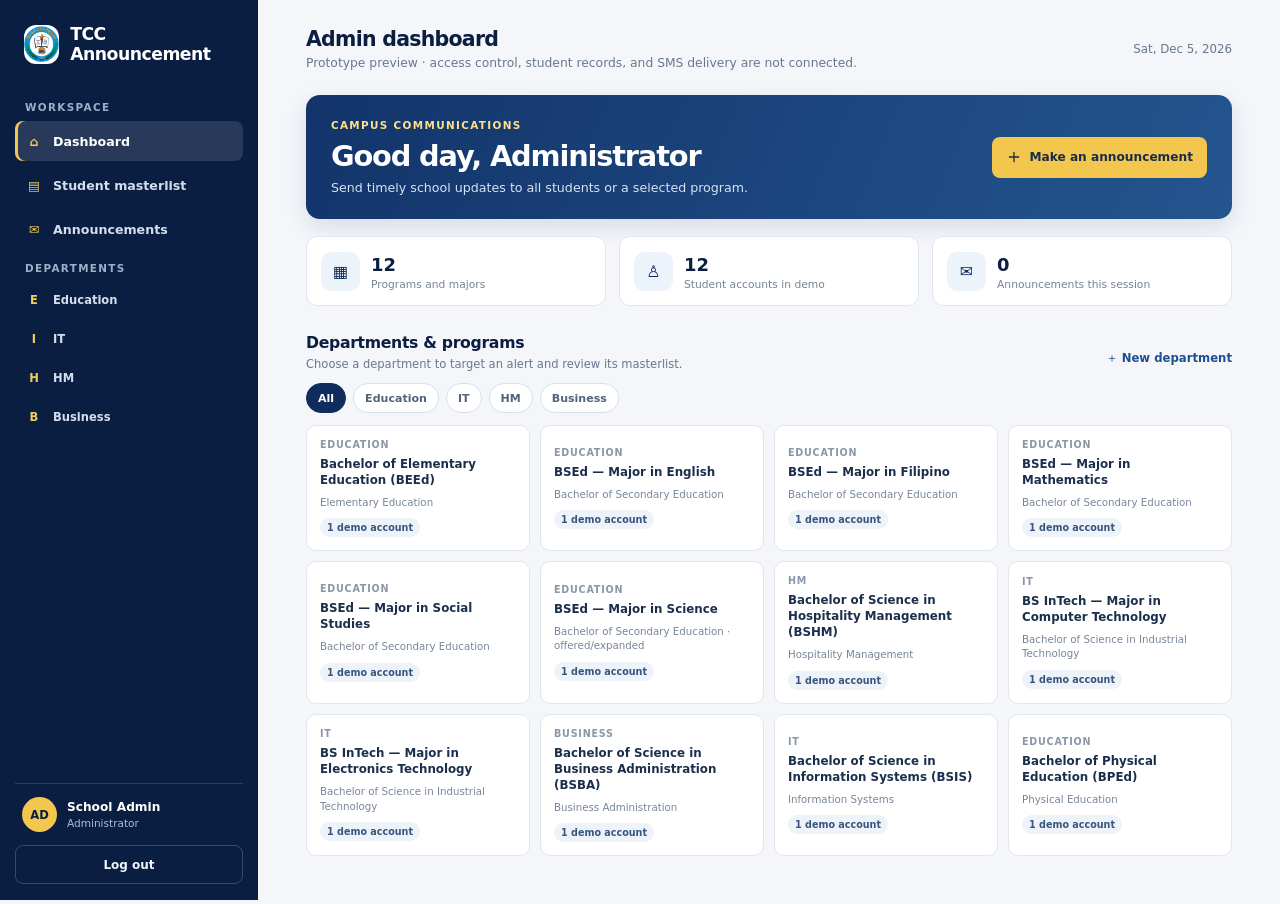
<file: admin.html>
<!DOCTYPE html>
<html lang="en">

<head>
  <meta charset="UTF-8">
  <meta name="viewport" content="width=device-width, initial-scale=1.0">
  <meta name="theme-color" content="#102c5c">
  <title>Admin Dashboard — TCC Announcement</title>
  <link rel="stylesheet" href="admin.css">
</head>

<body>
  <div class="app">
    <aside class="sidebar" aria-label="Admin sidebar">
      <a class="brand" href="#dashboard"><span class="brand-icon"><img src="src/logo.png"
            alt="Talisay City College logo"></span>TCC Announcement</a>
      <p class="nav-caption">Workspace</p>
      <nav class="nav-list" aria-label="Main navigation">
        <button class="nav-item active" type="button" data-view="dashboard"><span
            class="nav-icon">⌂</span>Dashboard</button>
        <button class="nav-item" type="button" data-view="students"><span class="nav-icon">▤</span>Student
          masterlist</button>
        <button class="nav-item" type="button" data-view="announcements"><span
            class="nav-icon">✉</span>Announcements</button>
      </nav>
      <p class="nav-caption">Departments</p>
      <nav class="nav-list dept-nav" id="sidebar-departments" aria-label="Filter by department"></nav>
      <div class="sidebar-bottom">
        <div class="admin-card"><span class="avatar">AD</span><span><strong>School
              Admin</strong><small>Administrator</small></span></div><button class="logout" id="logout-button"
          type="button">Log out</button>
      </div>
    </aside>

    <main class="main">
      <header class="topbar">
        <div>
          <h1>Admin dashboard</h1>
          <p>Prototype preview · access control, student records, and SMS delivery are not connected.</p>
        </div>
        <div class="top-actions"><span class="date-label" id="date-label"></span></div>
      </header>
      <div id="dashboard-view" class="dashboard-view">
        <section class="welcome">
          <div>
            <p class="eyebrow">Campus communications</p>
            <h2>Good day, Administrator</h2>
            <p>Send timely school updates to all students or a selected program.</p>
          </div><button class="gold-button" type="button" data-compose><svg viewBox="0 0 24 24" fill="none"
              aria-hidden="true">
              <path d="M12 5v14m-7-7h14" stroke="currentColor" stroke-width="2" stroke-linecap="round" />
            </svg>Make an announcement</button>
        </section>
        <section class="stats" aria-label="Dashboard totals">
          <article class="stat"><span class="stat-icon">▦</span><span><strong
                id="program-total">12</strong><span>Programs and majors</span></span></article>
          <article class="stat"><span class="stat-icon">♙</span><span><strong
                id="student-total">12</strong><span>Student accounts in demo</span></span></article>
          <article class="stat"><span class="stat-icon">✉</span><span><strong
                id="announcement-total">0</strong><span>Announcements this session</span></span></article>
        </section>

        <section aria-labelledby="departments-heading">
          <div class="section-heading">
            <div>
              <h2 id="departments-heading">Departments &amp; programs</h2>
              <p>Choose a department to target an alert and review its masterlist.</p>
            </div><button class="link-button" id="new-department-button" type="button">＋ New department</button>
          </div>
          <div class="filters" role="group" aria-label="Filter department cards"><button type="button"
              class="chip active" data-category="All">All</button><button type="button" class="chip"
              data-category="Education">Education</button><button type="button" class="chip"
              data-category="IT">IT</button><button type="button" class="chip" data-category="HM">HM</button><button
              type="button" class="chip" data-category="Business">Business</button></div>
          <div class="departments" id="department-grid"></div>
        </section>

      </div>
      <section class="announcements-view" id="announcements-view" hidden aria-label="Announcements">
        <section class="panel announcements-history">
          <header class="panel-heading">
            <div>
              <h2 id="recent-heading" tabindex="-1">Recent announcements</h2>
              <p>Previously composed school updates.</p>
            </div><button class="gold-button" type="button" data-compose>New announcement</button>
          </header>
          <div class="recent-list" id="recent-list">
            <p class="empty">No announcements yet. Create one to see it listed here.</p>
          </div>
        </section>
      </section>

      <section class="students-view" id="students-view" hidden aria-labelledby="students-heading">
        <div class="section-heading">
          <div>
            <h2 id="students-heading">Student masterlist</h2>
            <p>Search, select, and manage accounts for a department.</p>
          </div><button class="link-button" id="new-department-from-roster" type="button">＋ New department</button>
        </div>
        <div class="table-toolbar">
          <div class="toolbar-left"><select id="roster-department" aria-label="Select department"></select><input
              id="student-search" type="search" placeholder="Search name or student ID"
              aria-label="Search student accounts"></div>
          <div class="toolbar-right"><span class="selection-count" id="selection-count">0 selected</span><button
              class="danger-button" id="delete-selected" type="button" disabled>Delete selected</button></div>
        </div>
        <div class="table-wrap">
          <table>
            <thead>
              <tr>
                <th><input id="select-all" type="checkbox" aria-label="Select all visible student accounts"></th>
                <th>Student</th>
                <th>Username</th>
                <th>Department / program</th>
                <th>Contact number</th>
                <th>Action</th>
              </tr>
            </thead>
            <tbody id="student-rows"></tbody>
          </table>
          <div class="no-results" id="no-students" hidden>No student accounts match this filter.</div>
        </div>
      </section>
    </main>
  </div>

  <dialog class="dialog" id="department-dialog" aria-labelledby="dialog-title">
    <div class="dialog-inner">
      <header class="dialog-top">
        <div>
          <h2 id="dialog-title">Add a department</h2>
          <p>Add a department or program to this prototype.</p>
        </div><button class="close-dialog" id="close-dialog" type="button" aria-label="Close dialog">×</button>
      </header>
      <form class="dialog-form" id="department-form"><label for="new-department-name">Department or program name<input
            id="new-department-name" name="name" type="text" maxlength="80"
            placeholder="e.g. Bachelor of Science in Nursing" required></label><label
          for="new-department-category">Department group<select id="new-department-category" name="category">
            <option>Education</option>
            <option>IT</option>
            <option>HM</option>
            <option>Business</option>
            <option>Other</option>
          </select></label>
        <div class="dialog-actions"><button class="button-outline" id="cancel-dialog"
            type="button">Cancel</button><button class="gold-button" type="submit">Add department</button></div>
      </form>
    </div>
  </dialog>
  <dialog class="dialog announcement-dialog" id="announcement-dialog" aria-labelledby="announcement-dialog-title">
    <div class="dialog-inner">
      <header class="dialog-top">
        <div>
          <h2 id="announcement-dialog-title">New announcement</h2>
          <p>Choose an audience and write your message.</p>
        </div>
        <button class="close-dialog" id="close-announcement-dialog" type="button" aria-label="Close dialog">×</button>
      </header>
      <form class="composer" id="announcement-form">
        <label for="announcement-title">Title<input id="announcement-title" name="title" type="text" maxlength="90"
            placeholder="e.g. Campus event schedule update" required></label>
        <label for="announcement-message">Message<textarea id="announcement-message" name="message" maxlength="500"
            placeholder="Write your announcement for students…" required></textarea></label>
        <div class="composer-row">
          <label for="announcement-type">Type of event<select id="announcement-type" name="type">
              <option value="info">Info</option>
              <option value="event">Event</option>
              <option value="critical">Critical</option>
            </select></label>
          <label for="announcement-target">Send to<select id="announcement-target" name="target"></select></label>
        </div>
        <span class="target-badge" id="target-badge">All departments</span>
        <button class="dispatch" type="submit">Dispatch announcement</button>
        <p class="prototype-note">Prototype only: this creates a preview. It does not send SMS until a backend and SMS
          provider are connected.</p>
      </form>
    </div>
  </dialog>
  <div class="toast" id="toast" role="status" aria-live="polite" hidden></div>

  <script src="admin.js" defer></script>
</body>

</html>
</file>
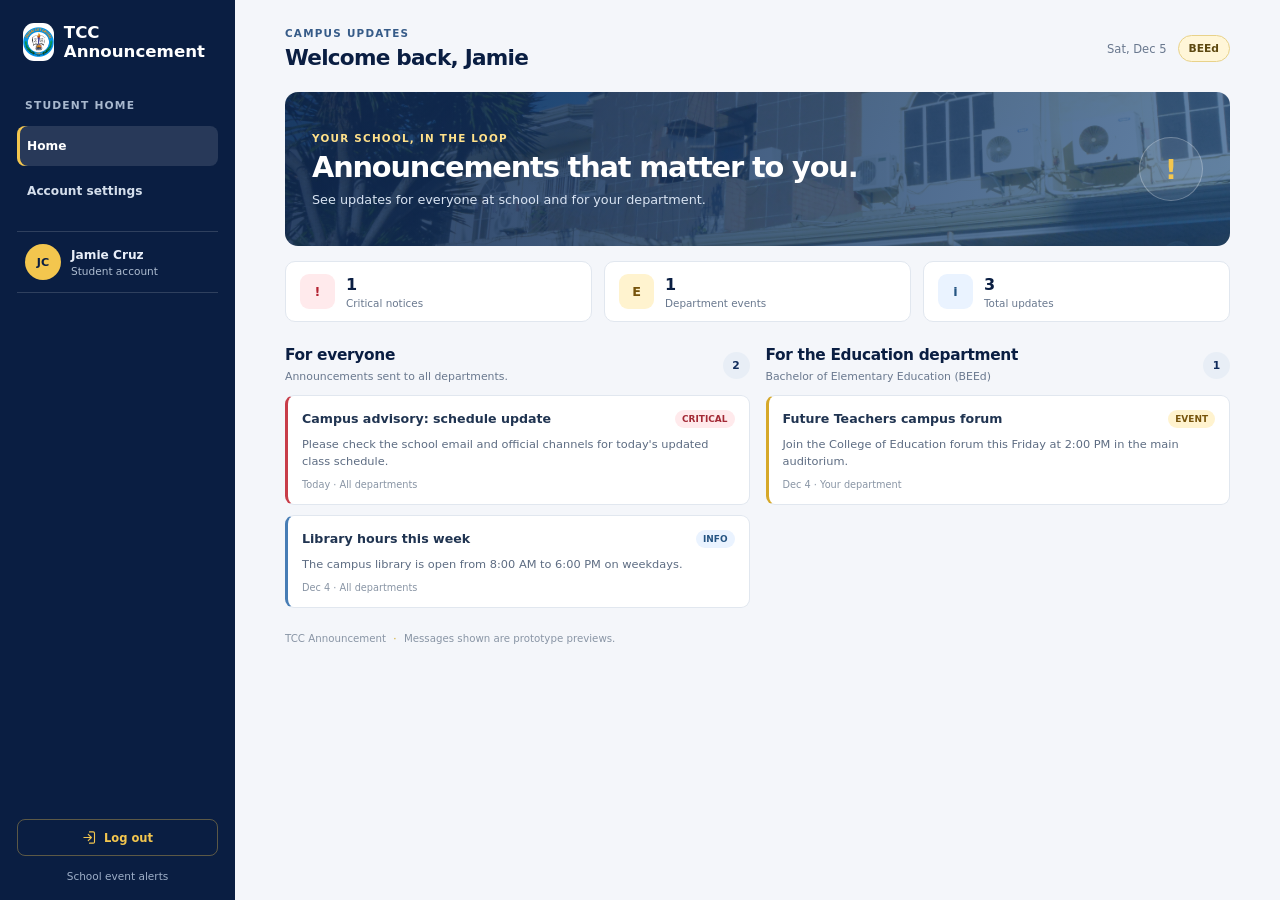
<file: student.html>
<!DOCTYPE html>
<html lang="en">

<head>
  <meta charset="UTF-8">
  <meta name="viewport" content="width=device-width, initial-scale=1.0">
  <meta name="theme-color" content="#102c5c">
  <title>Student Home — TCC Announcement</title>
  <link rel="stylesheet" href="student.css">
  <script src="student.js" defer></script>
</head>

<body>
  <div class="student-layout">
    <aside class="sidebar" id="student-sidebar" aria-label="Student account">
      <a class="brand" href="#home"><span class="brand-mark"><img src="src/logo.png"
            alt="Talisay City College logo"></span><span>TCC Announcement</span></a>
      <p class="sidebar-caption">Student home</p>
      <nav class="sidebar-nav" aria-label="Student pages">
        <button class="sidebar-nav-item active" type="button" data-page="home">Home</button>
        <button class="sidebar-nav-item" type="button" data-page="settings">Account settings</button>
      </nav>
      <div class="student-card"><span class="avatar" id="student-avatar">JC</span>
        <div><strong id="student-name">Jamie Cruz</strong><small>Student account</small></div>
      </div>
      <div class="sidebar-bottom"><a class="logout" href="index.html" aria-label="Log out" title="Log out"><svg
            viewBox="0 0 24 24" fill="none" aria-hidden="true">
            <path d="M10 17l5-5-5-5m5 5H3m9-9h6a2 2 0 0 1 2 2v14a2 2 0 0 1-2 2h-6" stroke="currentColor"
              stroke-width="1.8" stroke-linecap="round" stroke-linejoin="round" />
          </svg><span class="logout-label">Log out</span></a>
        <p>School event alerts</p>
      </div>
    </aside>

    <main class="main" id="home">
      <header class="mobile-menu-header"><button class="mobile-menu-toggle" id="mobile-menu-toggle" type="button"
          aria-label="Open navigation" aria-controls="student-sidebar" aria-expanded="false"
          title="Open navigation"><svg viewBox="0 0 24 24" fill="none" aria-hidden="true">
            <path d="M4 6h16M4 12h16M4 18h16" stroke="currentColor" stroke-width="1.8" stroke-linecap="round" />
          </svg></button><span class="mobile-menu-brand"><img src="src/logo.png"
            alt="Talisay City College logo"><span>TCC Announcement</span></span></header>
      <div class="home-view" id="home-view">
        <header class="topbar">
          <div>
            <p class="eyebrow">Campus updates</p>
            <h1>Welcome back, Jamie</h1>
          </div>
          <div class="topbar-right"><span id="today-date"></span><span class="program-pill">BEEd</span></div>
        </header>
        <section class="welcome">
          <div>
            <p class="eyebrow">Your school, in the loop</p>
            <h2>Announcements that matter to you.</h2>
            <p>See updates for everyone at school and for your department.</p>
          </div><span class="welcome-icon" aria-hidden="true">!</span>
        </section>
        <section class="summary" aria-label="Your announcements">
          <article><span class="summary-icon critical">!</span>
            <div><strong id="critical-count">0</strong><small>Critical notices</small></div>
          </article>
          <article><span class="summary-icon event">E</span>
            <div><strong id="event-count">0</strong><small>Department events</small></div>
          </article>
          <article><span class="summary-icon info">i</span>
            <div><strong id="announcement-count">0</strong><small>Total updates</small></div>
          </article>
        </section>

        <div class="feed-layout">
          <section class="feed-section" aria-labelledby="all-heading">
            <header class="section-heading">
              <div>
                <h2 id="all-heading">For everyone</h2>
                <p>Announcements sent to all departments.</p>
              </div><span class="section-count" id="all-count">0</span>
            </header>
            <div class="feed" id="all-feed"></div>
          </section>
          <section class="feed-section" aria-labelledby="department-heading">
            <header class="section-heading">
              <div>
                <h2 id="department-heading">For the Education department</h2>
                <p id="department-label">Bachelor of Elementary Education (BEEd)</p>
              </div><span class="section-count" id="department-count">0</span>
            </header>
            <div class="feed" id="department-feed"></div>
          </section>
        </div>
        <footer class="footer-note">TCC Announcement <span aria-hidden="true">·</span> Messages shown are prototype
          previews.
        </footer>
      </div>
      <section class="settings-view" id="settings-view" aria-labelledby="settings-title" hidden>
        <header class="settings-heading">
          <p class="eyebrow">Student account</p>
          <h1 id="settings-title">Account settings</h1>
          <p>Update the name and phone number associated with this demo profile.</p>
        </header>
        <form class="settings-form" id="account-settings-form">
          <div class="settings-fields">
            <label for="profile-name">Full name<input id="profile-name" name="name" type="text" autocomplete="name"
                maxlength="80" required></label>
            <label for="profile-phone">Phone number<input id="profile-phone" name="phone" type="tel" autocomplete="tel"
                inputmode="tel" placeholder="+63 912 345 6789" required></label>
          </div>
          <p class="settings-note">Phone changes are saved in this browser only. Real phone verification is not
            connected.</p>
          <div class="settings-actions"><button class="save-button" type="submit">Save changes</button></div>
          <p class="settings-status" id="settings-status" role="status" aria-live="polite"></p>
        </form>
        <section class="delete-section" aria-labelledby="delete-heading">
          <div>
            <h2 id="delete-heading">Delete account</h2>
            <p>Remove this demo profile from this browser and return to the login page.</p>
          </div><button class="delete-button" id="open-delete-dialog" type="button">Delete account</button>
        </section>
        <footer class="footer-note">TCC Announcement <span aria-hidden="true">·</span> Account settings are
          prototype-only.
        </footer>
      </section>
    </main>
  </div>
  <dialog class="confirm-dialog" id="delete-dialog" aria-labelledby="delete-dialog-title">
    <form method="dialog" class="confirm-content">
      <h2 id="delete-dialog-title">Delete this demo account?</h2>
      <p>This removes the saved demo name and phone from this browser. It will not delete a real TCC Announcement
        account.</p>
      <div class="confirm-actions"><button class="cancel-button" value="cancel">Keep account</button><button
          class="delete-button" id="confirm-delete" type="button">Delete demo account</button></div>
    </form>
  </dialog>
</body>

</html>
</file>
<file: admin.css>
:root {
  font-family: Inter, ui-sans-serif, system-ui, -apple-system, "Segoe UI", sans-serif;
  color: #17243b;
  background: #f4f6fa;
  font-synthesis: none;
  --navy: #102c5c;
  --navy-dark: #0a1e42;
  --blue: #1d4f91;
  --gold: #f3c64e;
  --muted: #69788e;
  --line: #e1e7ef;
  --surface: #fff;
  --canvas: #f4f6fa;
  --red: #b42332;
  --green: #147a52
}

* {
  box-sizing: border-box
}

body {
  margin: 0;
  min-width: 320px;
  min-height: 100vh
}

button,
input,
textarea,
select {
  font: inherit
}

button {
  cursor: pointer
}

button:focus-visible,
input:focus-visible,
textarea:focus-visible,
select:focus-visible,
a:focus-visible {
  outline: 3px solid rgba(243, 198, 78, .8);
  outline-offset: 2px
}

.app {
  min-height: 100vh;
  display: grid;
  grid-template-columns: 258px minmax(0, 1fr)
}

.sidebar {
  position: sticky;
  top: 0;
  height: 100vh;
  display: flex;
  flex-direction: column;
  overflow: auto;
  padding: 22px 15px 16px;
  color: #e8eef8;
  background: var(--navy-dark)
}

.brand {
  display: flex;
  align-items: center;
  gap: 11px;
  padding: 2px 9px 24px;
  color: white;
  text-decoration: none;
  font-size: 1.08rem;
  font-weight: 850;
  letter-spacing: -.03em
}

.brand-icon {
  display: grid;
  width: 39px;
  height: 39px;
  place-items: center;
  overflow: hidden;
  border-radius: 12px;
  color: var(--navy-dark);
  background: #fff
}

.brand-icon img {
  display: block;
  width: 100%;
  height: 100%;
  object-fit: contain
}

.nav-caption {
  margin: 13px 10px 8px;
  color: #9eafc8;
  font-size: .65rem;
  font-weight: 800;
  letter-spacing: .13em;
  text-transform: uppercase
}

.nav-list {
  display: grid;
  gap: 4px
}

.nav-item {
  display: flex;
  min-height: 40px;
  align-items: center;
  gap: 10px;
  padding: 0 10px;
  border: 0;
  border-radius: 8px;
  color: #d5dfec;
  background: transparent;
  font-size: .79rem;
  font-weight: 650;
  text-align: left
}

.nav-item:hover,
.nav-item.active {
  color: #fff;
  background: rgba(255, 255, 255, .12)
}

.nav-item.active {
  box-shadow: inset 3px 0 var(--gold)
}

.nav-icon {
  width: 18px;
  color: #f3cb5e;
  text-align: center
}

.dept-nav {
  max-height: 34vh;
  overflow: auto
}

.dept-nav .nav-item {
  min-height: 35px;
  font-size: .72rem
}

.sidebar-bottom {
  margin-top: auto;
  padding-top: 13px
}

.admin-card {
  display: flex;
  align-items: center;
  gap: 10px;
  padding: 13px 7px;
  border-top: 1px solid rgba(255, 255, 255, .14)
}

.avatar {
  display: grid;
  width: 35px;
  height: 35px;
  place-items: center;
  border-radius: 50%;
  color: var(--navy-dark);
  background: var(--gold);
  font-size: .72rem;
  font-weight: 850
}

.admin-card strong,
.admin-card small {
  display: block
}

.admin-card strong {
  font-size: .76rem;
  color: white
}

.admin-card small {
  margin-top: 3px;
  color: #aebdd1;
  font-size: .66rem
}

.logout {
  width: 100%;
  min-height: 39px;
  border: 1px solid rgba(255, 255, 255, .19);
  border-radius: 8px;
  color: #f1f5fa;
  background: transparent;
  font-size: .75rem;
  font-weight: 750
}

.logout:hover {
  background: rgba(255, 255, 255, .1)
}

.main {
  min-width: 0;
  padding: 27px clamp(18px, 3.8vw, 48px) 48px
}

.topbar {
  display: flex;
  align-items: center;
  justify-content: space-between;
  gap: 16px;
  margin-bottom: 25px
}

.topbar h1 {
  margin: 0;
  color: var(--navy-dark);
  font-size: 1.28rem;
  letter-spacing: -.035em
}

.topbar p {
  margin: 5px 0 0;
  color: var(--muted);
  font-size: .77rem
}

.top-actions {
  display: flex;
  align-items: center;
  gap: 10px
}

.date-label {
  color: var(--muted);
  font-size: .74rem
}

.button-outline {
  min-height: 37px;
  padding: 0 12px;
  border: 1px solid #d5deea;
  border-radius: 8px;
  color: var(--navy);
  background: #fff;
  font-size: .74rem;
  font-weight: 750
}

.button-outline:hover {
  background: #f1f5fa
}

.welcome {
  display: flex;
  align-items: center;
  justify-content: space-between;
  gap: 20px;
  padding: 24px 25px;
  border-radius: 14px;
  color: #fff;
  background: linear-gradient(112deg, #12346a, #24558e);
  box-shadow: 0 8px 22px rgba(16, 44, 92, .12)
}

.eyebrow {
  margin: 0 0 8px;
  color: #ffe18a;
  font-size: .65rem;
  font-weight: 850;
  letter-spacing: .13em;
  text-transform: uppercase
}

.welcome h2 {
  margin: 0;
  font-size: clamp(1.35rem, 2.4vw, 1.8rem);
  letter-spacing: -.04em
}

.welcome p:not(.eyebrow) {
  margin: 7px 0 0;
  color: #d9e3f1;
  font-size: .79rem
}

.gold-button {
  display: inline-flex;
  min-height: 41px;
  align-items: center;
  justify-content: center;
  gap: 7px;
  padding: 0 14px;
  border: 0;
  border-radius: 8px;
  color: #182d4e;
  background: var(--gold);
  font-size: .76rem;
  font-weight: 850;
  white-space: nowrap
}

.gold-button:hover {
  background: #ffda69
}

.gold-button svg {
  width: 16px;
  height: 16px
}

.stats {
  display: grid;
  grid-template-columns: repeat(3, minmax(0, 1fr));
  gap: 13px;
  margin: 17px 0 27px
}

.stat {
  display: flex;
  align-items: center;
  gap: 11px;
  padding: 14px;
  border: 1px solid var(--line);
  border-radius: 11px;
  background: white
}

.stat-icon {
  display: grid;
  width: 39px;
  height: 39px;
  flex: 0 0 auto;
  place-items: center;
  border-radius: 10px;
  color: var(--navy);
  background: #edf3fb;
  font-size: 1rem
}

.stat strong {
  display: block;
  color: var(--navy-dark);
  font-size: 1.12rem
}

.stat span:last-child {
  display: block;
  margin-top: 3px;
  color: #758399;
  font-size: .67rem
}

.section-heading {
  display: flex;
  align-items: end;
  justify-content: space-between;
  gap: 14px;
  margin: 0 0 12px
}

.section-heading h2 {
  margin: 0;
  color: var(--navy-dark);
  font-size: .98rem;
  letter-spacing: -.02em
}

.section-heading p {
  margin: 5px 0 0;
  color: var(--muted);
  font-size: .72rem
}

.link-button {
  padding: 5px 0;
  border: 0;
  color: var(--blue);
  background: transparent;
  font-size: .73rem;
  font-weight: 800
}

.filters {
  display: flex;
  flex-wrap: wrap;
  gap: 7px;
  margin-bottom: 12px
}

.chip {
  min-height: 30px;
  padding: 0 11px;
  border: 1px solid #d7e0eb;
  border-radius: 99px;
  color: #52637a;
  background: white;
  font-size: .69rem;
  font-weight: 750
}

.chip:hover,
.chip.active {
  border-color: var(--navy);
  color: #fff;
  background: var(--navy)
}

.departments {
  display: grid;
  grid-template-columns: repeat(4, minmax(0, 1fr));
  gap: 10px
}

.dept-card {
  min-width: 0;
  padding: 13px;
  border: 1px solid var(--line);
  border-radius: 10px;
  background: white;
  text-align: left;
  transition: transform .15s, border-color .15s, box-shadow .15s
}

.dept-card:hover,
.dept-card.selected {
  transform: translateY(-1px);
  border-color: #9bb0ce;
  box-shadow: 0 5px 14px rgba(24, 52, 91, .08)
}

.dept-card.selected {
  outline: 2px solid rgba(243, 198, 78, .8)
}

.dept-category {
  display: block;
  margin-bottom: 7px;
  color: #8a97a9;
  font-size: .6rem;
  font-weight: 850;
  letter-spacing: .08em;
  text-transform: uppercase
}

.dept-card strong {
  display: block;
  color: #1b2f4d;
  font-size: .74rem;
  line-height: 1.35
}

.dept-card small {
  display: block;
  margin-top: 6px;
  color: #77859a;
  font-size: .64rem;
  line-height: 1.4
}

.dept-card .count {
  display: inline-block;
  margin-top: 9px;
  padding: 4px 7px;
  border-radius: 99px;
  color: #36567f;
  background: #eef3f9;
  font-size: .6rem;
  font-weight: 750
}

.lower-grid {
  display: grid;
  grid-template-columns: minmax(0, 1.25fr) minmax(250px, .75fr);
  gap: 14px;
  margin-top: 25px
}

.panel {
  min-width: 0;
  padding: 17px;
  border: 1px solid var(--line);
  border-radius: 11px;
  background: #fff
}

.panel-heading {
  display: flex;
  align-items: start;
  justify-content: space-between;
  gap: 10px;
  margin-bottom: 14px
}

.panel h2 {
  margin: 0;
  color: var(--navy-dark);
  font-size: .94rem
}

.panel-heading p {
  margin: 5px 0 0;
  color: var(--muted);
  font-size: .7rem
}

.target-badge {
  max-width: 48%;
  overflow: hidden;
  padding: 5px 8px;
  border-radius: 99px;
  color: #31517a;
  background: #eef3f9;
  font-size: .63rem;
  font-weight: 800;
  text-overflow: ellipsis;
  white-space: nowrap
}

.composer {
  display: grid;
  gap: 11px
}

.composer label,
.dialog-form label {
  display: grid;
  gap: 6px;
  color: #34445c;
  font-size: .72rem;
  font-weight: 750
}

.composer input,
.composer textarea,
.composer select,
.dialog-form input,
.dialog-form select,
.table-toolbar input,
.table-toolbar select {
  width: 100%;
  min-height: 40px;
  padding: 9px 10px;
  border: 1px solid #cfd9e5;
  border-radius: 7px;
  outline: none;
  color: #17243b;
  background: #fff;
  font-size: .75rem
}

.composer textarea {
  min-height: 94px;
  resize: vertical;
  line-height: 1.45
}

.composer input:focus,
.composer textarea:focus,
.composer select:focus,
.table-toolbar input:focus,
.table-toolbar select:focus {
  border-color: #3569aa;
  box-shadow: 0 0 0 3px rgba(53, 105, 170, .13)
}

.composer-row {
  display: grid;
  grid-template-columns: 1fr 1fr;
  gap: 10px
}

.dispatch {
  display: flex;
  min-height: 42px;
  align-items: center;
  justify-content: center;
  gap: 8px;
  border: 0;
  border-radius: 8px;
  color: white;
  background: var(--navy);
  font-size: .75rem;
  font-weight: 800
}

.dispatch:hover {
  background: #1b427c
}

.dispatch svg {
  width: 16px
}

.prototype-note {
  margin: 0;
  color: #806a29;
  font-size: .66rem;
  line-height: 1.45
}

.recent-list {
  display: grid;
  gap: 9px
}

.empty {
  padding: 14px 10px;
  border: 1px dashed #d4deea;
  border-radius: 8px;
  color: #7a8799;
  font-size: .71rem;
  line-height: 1.4;
  text-align: center
}

.recent-item {
  padding: 10px 0;
  border-bottom: 1px solid #edf0f5
}

.recent-item:last-child {
  border-bottom: 0
}

.recent-top {
  display: flex;
  align-items: start;
  justify-content: space-between;
  gap: 8px
}

.recent-item strong {
  color: #263a57;
  font-size: .73rem
}

.recent-item p {
  margin: 5px 0;
  color: #6f7d91;
  font-size: .68rem;
  line-height: 1.4
}

.recent-item small {
  color: #8a97a9;
  font-size: .62rem
}

.badge {
  padding: 4px 6px;
  border-radius: 99px;
  font-size: .57rem;
  font-weight: 850;
  text-transform: uppercase;
  white-space: nowrap
}

.badge.info {
  color: #245482;
  background: #eaf3ff
}

.badge.event {
  color: #76530b;
  background: #fff3cf
}

.badge.critical {
  color: #a32935;
  background: #ffeaec
}

.students-view {
  margin-top: 25px;
  padding: 18px;
  border: 1px solid var(--line);
  border-radius: 11px;
  background: white
}

.students-view[hidden],
.dashboard-view[hidden] {
  display: none
}

.table-toolbar {
  display: flex;
  align-items: center;
  justify-content: space-between;
  gap: 10px;
  margin-bottom: 12px
}

.toolbar-left,
.toolbar-right {
  display: flex;
  align-items: center;
  gap: 8px
}

.table-toolbar input {
  width: min(230px, 35vw)
}

.table-toolbar select {
  width: auto;
  min-width: 160px
}

.danger-button {
  min-height: 37px;
  padding: 0 11px;
  border: 1px solid #efc3c7;
  border-radius: 7px;
  color: var(--red);
  background: #fff7f7;
  font-size: .7rem;
  font-weight: 800
}

.danger-button:hover:not(:disabled) {
  background: #ffe9eb
}

.danger-button:disabled {
  cursor: not-allowed;
  opacity: .5
}

.selection-count {
  color: #6b798e;
  font-size: .68rem;
  white-space: nowrap
}

.table-wrap {
  overflow: auto;
  border: 1px solid #e6ebf2;
  border-radius: 8px
}

table {
  width: 100%;
  border-collapse: collapse;
  white-space: nowrap
}

th,
td {
  padding: 11px 10px;
  border-bottom: 1px solid #edf0f5;
  text-align: left
}

th {
  color: #627189;
  background: #f7f9fc;
  font-size: .64rem;
  font-weight: 800
}

td {
  color: #34445c;
  font-size: .69rem
}

tbody tr:last-child td {
  border-bottom: 0
}

tbody tr:hover {
  background: #fafbfd
}

.student-name {
  color: #233754;
  font-weight: 750
}

.student-sub {
  display: block;
  margin-top: 3px;
  color: #8a97a9;
  font-size: .61rem
}

.student-actions {
  padding: 5px 8px;
  border: 1px solid #efc3c7;
  border-radius: 6px;
  color: var(--red);
  background: white;
  font-size: .65rem;
  font-weight: 750
}

.student-actions:hover {
  background: #fff1f2
}

.no-results {
  padding: 22px;
  color: #77859a;
  text-align: center;
  font-size: .74rem
}

.dialog {
  width: min(430px, calc(100% - 30px));
  padding: 0;
  border: 0;
  border-radius: 13px;
  box-shadow: 0 20px 70px rgba(10, 30, 66, .3)
}

.announcement-dialog {
  width: min(560px, calc(100% - 32px));
  max-height: calc(100vh - 32px);
  overflow: auto
}

.announcement-dialog .composer {
  gap: 12px
}

.announcement-dialog .composer textarea {
  min-height: 112px
}

.announcement-dialog .target-badge {
  max-width: 100%;
  justify-self: start
}

.dialog::backdrop {
  background: rgba(7, 22, 47, .56);
  backdrop-filter: blur(2px)
}

.dialog-inner {
  padding: 22px
}

.dialog-top {
  display: flex;
  justify-content: space-between;
  gap: 12px;
  margin-bottom: 17px
}

.dialog-top h2 {
  margin: 0;
  color: var(--navy-dark);
  font-size: 1.05rem
}

.dialog-top p {
  margin: 5px 0 0;
  color: var(--muted);
  font-size: .72rem
}

.close-dialog {
  width: 30px;
  height: 30px;
  border: 0;
  border-radius: 7px;
  color: #56667d;
  background: #f0f3f8;
  font-size: 1.1rem
}

.dialog-form {
  display: grid;
  gap: 12px
}

.dialog-actions {
  display: flex;
  justify-content: end;
  gap: 8px;
  margin-top: 4px
}

.toast {
  position: fixed;
  right: 20px;
  bottom: 18px;
  z-index: 10;
  max-width: min(420px, calc(100% - 40px));
  padding: 12px 15px;
  border: 1px solid #f0dfab;
  border-radius: 9px;
  color: #68500e;
  background: #fff9e8;
  box-shadow: 0 8px 24px rgba(19, 38, 67, .16);
  font-size: .75rem;
  line-height: 1.45
}

.toast[hidden] {
  display: none
}

@media(max-width:1100px) {
  .departments {
    grid-template-columns: repeat(3, minmax(0, 1fr))
  }

  .lower-grid {
    grid-template-columns: 1fr
  }

  .sidebar {
    width: 230px
  }

  .app {
    grid-template-columns: 230px minmax(0, 1fr)
  }
}

@media(max-width:760px) {
  .app {
    display: block
  }

  .sidebar {
    position: static;
    width: auto;
    height: auto;
    overflow: visible;
    padding: 11px 13px
  }

  .brand {
    padding: 0 4px 10px
  }

  .nav-caption,
  .sidebar-bottom {
    display: none
  }

  .nav-list {
    display: flex;
    gap: 5px;
    overflow-x: auto
  }

  .nav-item,
  .dept-nav .nav-item {
    flex: 0 0 auto;
    min-height: 34px;
    padding: 0 9px;
    font-size: .69rem
  }

  .nav-item.active {
    box-shadow: inset 0 -3px var(--gold)
  }

  .dept-nav {
    display: none
  }

  .main {
    padding: 18px 14px 35px
  }

  .topbar {
    margin-bottom: 17px
  }

  .date-label {
    display: none
  }

  .welcome {
    align-items: flex-start;
    flex-direction: column;
    padding: 19px
  }

  .stats {
    gap: 7px
  }

  .stat {
    align-items: flex-start;
    flex-direction: column;
    gap: 7px;
    padding: 10px
  }

  .stat-icon {
    width: 31px;
    height: 31px
  }

  .stat strong {
    font-size: 1rem
  }

  .stat span:last-child {
    font-size: .6rem
  }

  .departments {
    grid-template-columns: repeat(2, minmax(0, 1fr))
  }

  .table-toolbar {
    align-items: stretch;
    flex-direction: column
  }

  .toolbar-left,
  .toolbar-right {
    justify-content: space-between
  }

  .table-toolbar input {
    width: 100%
  }

  .table-toolbar select {
    width: 100%
  }
}

@media(max-width:420px) {
  .departments {
    grid-template-columns: 1fr
  }

  .stats {
    grid-template-columns: repeat(3, minmax(0, 1fr))
  }

  .stat-icon {
    display: none
  }

  .stat {
    padding: 8px
  }

  .composer-row {
    grid-template-columns: 1fr
  }

  .section-heading {
    align-items: start
  }

  .date-label {
    display: none
  }
}

@media(prefers-reduced-motion:reduce) {

  *,
  *::before,
  *::after {
    scroll-behavior: auto !important;
    transition-duration: .01ms !important
  }
}

.announcements-view[hidden] {
  display: none
}

@media (min-width: 761px) and (max-height: 850px) {
  .main {
    padding: 12px 24px
  }

  .topbar {
    margin-bottom: 12px
  }

  .welcome {
    min-height: 0;
    padding: 12px 18px
  }

  .welcome h2 {
    font-size: 1.4rem
  }

  .welcome p:not(.eyebrow) {
    margin-top: 5px;
    font-size: .73rem
  }

  .gold-button {
    min-height: 36px;
    padding: 0 11px;
    font-size: .72rem
  }

  .stats {
    gap: 8px;
    margin: 10px 0 14px
  }

  .stat {
    gap: 8px;
    padding: 8px
  }

  .stat-icon {
    width: 32px;
    height: 32px
  }

  .stat strong {
    font-size: 1rem
  }

  .section-heading {
    margin-bottom: 7px
  }

  .filters {
    gap: 5px;
    margin-bottom: 7px
  }

  .chip {
    min-height: 26px;
    padding: 0 9px
  }

  .departments {
    gap: 7px
  }

  .dept-card {
    padding: 8px
  }

  .dept-card .dept-category {
    margin-bottom: 4px
  }

  .dept-card strong {
    font-size: .69rem;
    line-height: 1.25
  }

  .dept-card small {
    display: -webkit-box;
    overflow: hidden;
    margin-top: 4px;
    font-size: .59rem;
    line-height: 1.25;
    -webkit-box-orient: vertical;
    -webkit-line-clamp: 1
  }

  .dept-card .count {
    margin-top: 5px;
    padding: 3px 6px
  }

  .announcements-history {
    margin-top: 0
  }

  .panel {
    padding: 13px
  }

  .panel-heading {
    margin-bottom: 9px
  }

  .composer {
    gap: 8px
  }

  .composer textarea {
    min-height: 68px
  }

  .composer input,
  .composer select {
    min-height: 35px;
    padding: 7px 9px
  }

  .dispatch {
    min-height: 37px
  }

  .students-view {
    margin-top: 0;
    padding: 12px
  }

  .students-view .table-wrap {
    max-height: calc(100vh - 260px);
    overflow: auto
  }
}
</file>
<file: student.css>
:root {
  font-family: Inter, ui-sans-serif, system-ui, -apple-system, "Segoe UI", sans-serif;
  color: #17243b;
  background: #f4f6fa;
  font-synthesis: none;
  --navy: #102c5c;
  --navy-dark: #0a1e42;
  --gold: #f3c64e;
  --muted: #69788e;
  --line: #e1e7ef;
  --red: #b42332
}

* {
  box-sizing: border-box
}

body {
  margin: 0;
  min-width: 320px;
  min-height: 100vh
}

a,
button {
  font: inherit
}

button {
  cursor: pointer
}

a:focus-visible,
button:focus-visible {
  outline: 3px solid rgba(243, 198, 78, .8);
  outline-offset: 2px
}

.student-layout {
  min-height: 100vh;
  display: grid;
  grid-template-columns: 235px minmax(0, 1fr)
}

.sidebar {
  position: sticky;
  top: 0;
  display: flex;
  height: 100vh;
  flex-direction: column;
  padding: 23px 17px 18px;
  color: #e8eef8;
  background: var(--navy-dark)
}

.brand {
  display: flex;
  align-items: center;
  gap: 10px;
  padding: 0 6px;
  color: #fff;
  text-decoration: none;
  font-size: 1.04rem;
  font-weight: 850
}

.brand-mark {
  display: grid;
  width: 38px;
  height: 38px;
  place-items: center;
  border-radius: 11px;
  color: var(--navy-dark);
  overflow: hidden;
  background: #fff;
  font-size: 1.1rem;
  font-weight: 900
}

.brand-mark img {
  display: block;
  width: 100%;
  height: 100%;
  object-fit: contain
}

.sidebar-caption {
  margin: 38px 8px 14px;
  color: #a8b8ce;
  font-size: .67rem;
  font-weight: 800;
  letter-spacing: .11em;
  text-transform: uppercase
}

.student-card {
  display: flex;
  align-items: center;
  gap: 10px;
  padding: 12px 8px;
  border-top: 1px solid rgba(255, 255, 255, .15);
  border-bottom: 1px solid rgba(255, 255, 255, .15)
}

.avatar {
  display: grid;
  width: 36px;
  height: 36px;
  place-items: center;
  border-radius: 50%;
  color: var(--navy-dark);
  background: var(--gold);
  font-size: .7rem;
  font-weight: 850
}

.student-card strong,
.student-card small {
  display: block
}

.student-card strong {
  font-size: .76rem
}

.student-card small {
  margin-top: 3px;
  color: #aebdd1;
  font-size: .66rem
}

.sidebar-bottom {
  margin-top: auto
}

.logout {
  display: flex;
  align-items: center;
  justify-content: center;
  gap: 7px;
  padding: 10px;
  border: 1px solid rgba(243, 198, 78, .35);
  border-radius: 8px;
  color: var(--gold);
  text-align: center;
  text-decoration: none;
  font-size: .72rem;
  font-weight: 750
}

.logout:hover {
  color: #fff;
  background: rgba(243, 198, 78, .1)
}

.logout svg {
  width: 15px;
  height: 15px;
  flex: 0 0 auto;
  color: var(--gold)
}

.sidebar-bottom p {
  margin: 14px 0 0;
  color: #9eafc8;
  font-size: .66rem;
  text-align: center
}

.main {
  width: min(100%, 1500px);
  min-width: 0;
  margin: 0 auto;
  padding: 27px clamp(18px, 4vw, 50px) 25px
}

.topbar {
  display: flex;
  align-items: center;
  justify-content: space-between;
  gap: 16px;
  margin-bottom: 22px
}

.eyebrow {
  margin: 0 0 6px;
  color: #365b88;
  font-size: .65rem;
  font-weight: 850;
  letter-spacing: .12em;
  text-transform: uppercase
}

.topbar h1 {
  margin: 0;
  color: var(--navy-dark);
  font-size: 1.35rem;
  letter-spacing: -.035em
}

.topbar-right {
  display: flex;
  align-items: center;
  gap: 11px;
  color: var(--muted);
  font-size: .72rem
}

.program-pill {
  padding: 6px 10px;
  border: 1px solid #e8d28a;
  border-radius: 99px;
  color: #5d4911;
  background: #fff6d8;
  font-size: .67rem;
  font-weight: 850
}

.welcome {
  display: flex;
  align-items: center;
  justify-content: space-between;
  gap: 20px;
  min-height: 154px;
  padding: 24px 27px;
  border-radius: 13px;
  color: #fff;
  background: linear-gradient(110deg, rgba(12, 38, 78, .88), rgba(26, 72, 124, .68)), url("src/1.jpg") center 48% / cover no-repeat
}

.welcome .eyebrow {
  color: #ffe18a
}

.welcome h2 {
  margin: 0;
  font-size: clamp(1.35rem, 2.4vw, 1.8rem);
  letter-spacing: -.04em
}

.welcome p:not(.eyebrow) {
  margin: 8px 0 0;
  color: #d8e3f2;
  font-size: .8rem
}

.welcome-icon {
  display: grid;
  width: 64px;
  height: 64px;
  flex: 0 0 auto;
  place-items: center;
  border: 1px solid rgba(255, 255, 255, .26);
  border-radius: 50%;
  color: var(--gold);
  background: rgba(255, 255, 255, .08);
  font-size: 1.65rem;
  font-weight: 800
}

.summary {
  display: grid;
  grid-template-columns: repeat(3, minmax(0, 1fr));
  gap: 12px;
  margin: 15px 0 24px
}

.summary article {
  display: flex;
  align-items: center;
  gap: 11px;
  padding: 12px 14px;
  border: 1px solid var(--line);
  border-radius: 10px;
  background: #fff
}

.summary-icon {
  display: grid;
  width: 35px;
  height: 35px;
  flex: 0 0 auto;
  place-items: center;
  border-radius: 9px;
  font-size: .8rem;
  font-weight: 900
}

.summary-icon.critical {
  color: var(--red);
  background: #ffeaec
}

.summary-icon.event {
  color: #76530b;
  background: #fff3cf
}

.summary-icon.info {
  color: #245482;
  background: #eaf3ff
}

.summary strong,
.summary small {
  display: block
}

.summary strong {
  color: var(--navy-dark);
  font-size: 1rem
}

.summary small {
  margin-top: 3px;
  color: var(--muted);
  font-size: .65rem
}

.feed-layout {
  display: grid;
  grid-template-columns: 1fr 1fr;
  align-items: start;
  gap: 16px
}

.feed-section {
  min-width: 0
}

.section-heading {
  display: flex;
  align-items: center;
  justify-content: space-between;
  gap: 10px;
  margin-bottom: 11px
}

.section-heading h2 {
  margin: 0;
  color: var(--navy-dark);
  font-size: .96rem;
  letter-spacing: -.02em
}

.section-heading p {
  margin: 5px 0 0;
  color: var(--muted);
  font-size: .68rem;
  line-height: 1.4
}

.section-count {
  display: grid;
  min-width: 27px;
  height: 27px;
  place-items: center;
  border-radius: 50%;
  color: var(--navy);
  background: #e8eef6;
  font-size: .67rem;
  font-weight: 850
}

.feed {
  display: grid;
  gap: 10px
}

.announcement {
  padding: 14px;
  border: 1px solid var(--line);
  border-left: 3px solid #477db5;
  border-radius: 9px;
  background: #fff
}

.announcement.event {
  border-left-color: #d6a829
}

.announcement.critical {
  border-left-color: #c83d49
}

.announcement-top {
  display: flex;
  align-items: flex-start;
  justify-content: space-between;
  gap: 9px
}

.announcement h3 {
  margin: 0;
  color: #203451;
  font-size: .79rem;
  line-height: 1.4
}

.kind {
  flex: 0 0 auto;
  padding: 4px 7px;
  border-radius: 99px;
  font-size: .56rem;
  font-weight: 850;
  text-transform: uppercase
}

.kind.info {
  color: #245482;
  background: #eaf3ff
}

.kind.event {
  color: #76530b;
  background: #fff3cf
}

.kind.critical {
  color: #a32935;
  background: #ffeaec
}

.announcement-body {
  margin: 8px 0 9px;
  color: #5d6c82;
  font-size: .71rem;
  line-height: 1.5;
  white-space: pre-wrap
}

.announcement-meta {
  color: #8995a5;
  font-size: .61rem
}

.empty-feed {
  padding: 23px 15px;
  border: 1px dashed #d3dce8;
  border-radius: 9px;
  color: #78869a;
  background: #fff;
  font-size: .71rem;
  line-height: 1.45;
  text-align: center
}

.footer-note {
  margin-top: 24px;
  color: #8995a5;
  font-size: .64rem
}

.footer-note span {
  padding: 0 4px;
  color: #d2a927
}

@media(max-width:850px) {
  .student-layout {
    grid-template-columns: 190px minmax(0, 1fr)
  }

  .sidebar {
    padding-right: 12px;
    padding-left: 12px
  }

  .feed-layout {
    grid-template-columns: 1fr
  }

  .main {
    padding-right: 20px;
    padding-left: 20px
  }
}

@media(max-width:620px) {
  .student-layout {
    display: grid;
    grid-template-columns: 0 minmax(0, 1fr)
  }

  .sidebar {
    position: static;
    visibility: hidden;
    height: 0;
    min-height: 0;
    align-items: center;
    overflow: hidden;
    padding: 0
  }

  .student-layout.sidebar-open {
    grid-template-columns: minmax(145px, 42vw) minmax(0, 1fr)
  }

  .student-layout.sidebar-open .sidebar {
    visibility: visible;
    height: auto;
    min-height: 100vh;
    align-items: stretch;
    overflow: visible;
    padding: 11px 9px
  }

  .student-layout.sidebar-open .welcome {
    align-items: flex-start
  }

  .student-layout.sidebar-open .welcome>div {
    min-width: 0
  }

  .student-layout.sidebar-open .welcome h2 {
    overflow-wrap: anywhere
  }

  .student-layout.sidebar-open .welcome-icon {
    display: none
  }

  .brand {
    justify-content: center;
    padding: 0
  }

  .brand>span:last-child {
    display: none
  }

  .student-layout.sidebar-open .brand>span:last-child {
    display: inline
  }

  .sidebar-caption,
  .student-card {
    display: none
  }

  .student-layout.sidebar-open .sidebar-caption,
  .student-layout.sidebar-open .student-card {
    display: flex
  }

  .sidebar-bottom {
    display: block;
    width: 100%;
    margin-top: auto
  }

  .sidebar-bottom p,
  .logout-label {
    display: none
  }

  .logout {
    display: grid;
    width: 36px;
    height: 36px;
    place-items: center;
    margin: 0 auto;
    padding: 0
  }

  .main {
    padding: 18px 12px 24px
  }

  .topbar {
    margin-bottom: 16px
  }

  .topbar h1 {
    font-size: 1.15rem
  }

  .topbar-right {
    gap: 7px
  }

  .topbar-right #today-date {
    display: none
  }

  .welcome {
    min-height: 135px;
    padding: 19px
  }

  .welcome-icon {
    width: 45px;
    height: 45px;
    font-size: 1.2rem
  }

  .summary {
    gap: 7px
  }

  .summary article {
    align-items: flex-start;
    flex-direction: column;
    gap: 7px;
    padding: 9px
  }

  .summary-icon {
    width: 29px;
    height: 29px
  }

  .summary small {
    font-size: .58rem
  }

  .feed-layout {
    gap: 19px
  }
}

@media(prefers-reduced-motion:reduce) {

  *,
  *::before,
  *::after {
    scroll-behavior: auto !important;
    transition-duration: .01ms !important
  }
}

.sidebar-nav {
  display: grid;
  gap: 5px;
  margin-bottom: 20px;
}

.mobile-menu-toggle {
  display: none;
}

.mobile-menu-header {
  display: none;
}

.sidebar-nav-item {
  display: flex;
  min-height: 40px;
  align-items: center;
  padding: 0 10px;
  border: 0;
  border-radius: 8px;
  color: #d5dfec;
  background: transparent;
  font-size: .76rem;
  font-weight: 700;
  text-align: left;
}

.sidebar-nav-item:hover,
.sidebar-nav-item.active {
  color: #fff;
  background: rgba(255, 255, 255, .12);
}

.sidebar-nav-item.active {
  box-shadow: inset 3px 0 var(--gold);
}

.settings-view[hidden],
.home-view[hidden] {
  display: none !important;
}

.settings-heading {
  margin: 8px 0 20px;
}

.settings-heading h1 {
  margin: 0;
  color: var(--navy-dark);
  font-size: 1.35rem;
  letter-spacing: -.03em;
}

.settings-heading>p:last-child {
  margin: 7px 0 0;
  color: var(--muted);
  font-size: .76rem;
}

.settings-form {
  max-width: 760px;
  padding: 19px;
  border: 1px solid var(--line);
  border-radius: 10px;
  background: #fff;
}

.settings-fields {
  display: grid;
  grid-template-columns: 1fr 1fr;
  gap: 14px;
}

.settings-fields label {
  display: grid;
  gap: 7px;
  color: #34445c;
  font-size: .74rem;
  font-weight: 750;
}

.settings-fields input {
  width: 100%;
  min-height: 43px;
  padding: 9px 11px;
  border: 1px solid #cfd9e5;
  border-radius: 7px;
  color: #17243b;
  background: #fff;
  font: inherit;
  font-size: .77rem;
}

.settings-fields input:focus {
  border-color: #3569aa;
  outline: 3px solid rgba(53, 105, 170, .13);
}

.settings-note {
  margin: 12px 0;
  color: #7a8799;
  font-size: .68rem;
  line-height: 1.45;
}

.settings-actions {
  display: flex;
  justify-content: flex-end;
}

.save-button,
.cancel-button {
  min-height: 39px;
  padding: 0 13px;
  border: 0;
  border-radius: 7px;
  color: #fff;
  background: var(--navy);
  font-size: .74rem;
  font-weight: 800;
}

.save-button:hover {
  background: #1b427c;
}

.settings-status {
  display: none;
  margin: 11px 0 0;
  color: #176344;
  font-size: .72rem;
}

.settings-status.visible {
  display: block;
}

.settings-status.error {
  color: #a32935;
}

.delete-section {
  display: flex;
  max-width: 760px;
  align-items: center;
  justify-content: space-between;
  gap: 16px;
  margin-top: 18px;
  padding: 17px;
  border: 1px solid #efc8cb;
  border-radius: 10px;
  background: #fffafa;
}

.delete-section h2 {
  margin: 0;
  color: #872630;
  font-size: .84rem;
}

.delete-section p {
  margin: 5px 0 0;
  color: #775e62;
  font-size: .68rem;
  line-height: 1.45;
}

.delete-button {
  min-height: 38px;
  flex: 0 0 auto;
  padding: 0 12px;
  border: 1px solid #d99096;
  border-radius: 7px;
  color: #9e2631;
  background: #fff;
  font-size: .7rem;
  font-weight: 800;
}

.delete-button:hover {
  color: #fff;
  background: #a72c38;
}

.confirm-dialog {
  width: min(430px, calc(100% - 30px));
  padding: 0;
  border: 0;
  border-radius: 12px;
  box-shadow: 0 20px 70px rgba(10, 30, 66, .3);
}

.confirm-dialog::backdrop {
  background: rgba(7, 22, 47, .56);
  backdrop-filter: blur(2px);
}

.confirm-content {
  padding: 22px;
}

.confirm-content h2 {
  margin: 0;
  color: var(--navy-dark);
  font-size: 1rem;
}

.confirm-content p {
  margin: 8px 0 18px;
  color: var(--muted);
  font-size: .74rem;
  line-height: 1.5;
}

.confirm-actions {
  display: flex;
  justify-content: flex-end;
  gap: 8px;
}

.cancel-button {
  border: 1px solid #d5deea;
  color: var(--navy);
  background: #fff;
}

.confirm-actions .delete-button {
  min-height: 39px;
}

@media (max-width: 620px) {
  .mobile-menu-toggle {
    display: grid;
    width: 39px;
    height: 39px;
    flex: 0 0 auto;
    place-items: center;
    padding: 0;
    border: 1px solid #d5deea;
    border-radius: 8px;
    color: var(--navy);
    background: #fff;
  }

  .mobile-menu-header {
    display: flex;
    align-items: center;
    justify-content: flex-start;
    gap: 10px;
    margin-bottom: 14px;
  }

  .mobile-menu-brand {
    display: flex;
    align-items: center;
    gap: 7px;
    color: var(--navy);
    font-size: .9rem;
    font-weight: 850;
  }

  .mobile-menu-brand img {
    width: 31px;
    height: 31px;
    border-radius: 50%;
    background: #fff;
    object-fit: contain
  }

  .mobile-menu-toggle svg {
    width: 20px;
    height: 20px;
  }

  .topbar-title {
    display: flex;
    align-items: center;
    gap: 9px;
  }

  .sidebar-nav {
    display: grid;
    justify-items: stretch;
    gap: 5px;
    width: 100%;
    margin: 16px 0;
    overflow: visible;
  }

  .sidebar-nav-item {
    width: 100%;
    height: 40px;
    min-height: 40px;
    justify-content: flex-start;
    padding: 0 9px;
    font-size: .73rem;
  }

  .student-layout:not(.sidebar-open) .sidebar-nav {
    display: none;
  }

  .student-layout.sidebar-open .sidebar-nav {
    display: grid;
  }

  .student-layout.sidebar-open .logout-label {
    display: inline;
  }

  .student-layout.sidebar-open .logout {
    display: flex;
    width: 100%;
    align-items: center;
    justify-content: center;
    gap: 7px;
    min-height: 36px;
    padding: 7px
  }

  .sidebar-nav {
    gap: 5px;
  }

  .sidebar-nav-item {
    flex: 0 0 auto;
  }

  .sidebar-nav-item.active {
    box-shadow: inset 3px 0 var(--gold)
  }

  .settings-fields {
    grid-template-columns: 1fr;
  }

  .settings-form {
    padding: 15px;
  }

  .delete-section {
    align-items: flex-start;
    flex-direction: column;
  }

  .delete-section .delete-button {
    width: 100%;
  }

  .confirm-actions {
    flex-wrap: wrap;
  }

  .confirm-actions button {
    flex: 1;
  }
}

@media (min-width: 761px) and (max-height: 850px) {
  .main {
    padding: 12px 24px
  }

  .topbar {
    margin-bottom: 12px
  }

  .welcome {
    min-height: 112px;
    padding: 16px 20px
  }

  .summary {
    gap: 8px;
    margin: 10px 0 14px
  }

  .summary article {
    gap: 8px;
    padding: 8px 10px
  }

  .summary-icon {
    width: 30px;
    height: 30px
  }

  .feed-layout {
    gap: 10px
  }

  .section-heading {
    margin-bottom: 7px
  }

  .feed {
    gap: 7px
  }

  .announcement {
    padding: 10px 12px
  }

  .announcement-body {
    margin: 6px 0 7px;
    font-size: .68rem;
    line-height: 1.4
  }

  .footer-note {
    margin-top: 12px
  }
}
</file>
